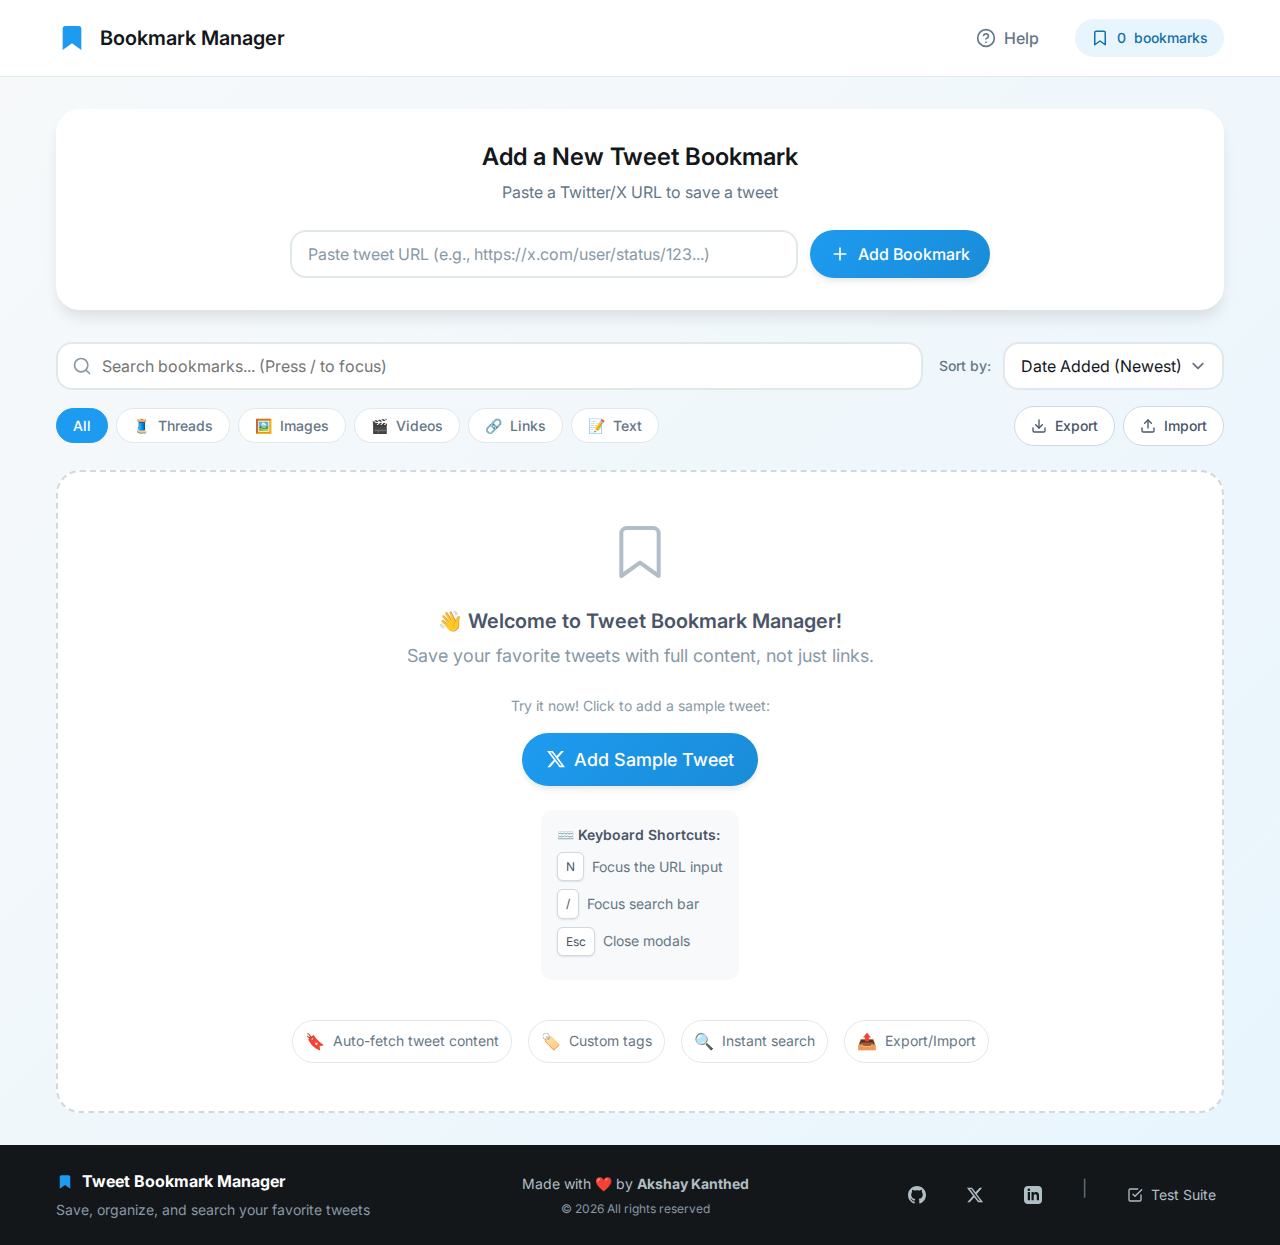
<file: index.html>
<!DOCTYPE html>
<html lang="en">

<head>
    <meta charset="UTF-8">
    <meta name="viewport" content="width=device-width, initial-scale=1.0">

    <!-- Primary SEO Meta Tags -->
    <title>Tweet Bookmark Manager - Save, Organize & Search Your Twitter Bookmarks | Free Online Tool</title>
    <meta name="title"
        content="Tweet Bookmark Manager - Save, Organize & Search Your Twitter Bookmarks | Free Online Tool">
    <meta name="description"
        content="The best free Twitter/X bookmark manager. Save tweets with full content, organize with custom tags, filter by type (threads, images, videos), search instantly, and export your collection. No signup required!">
    <meta name="keywords"
        content="twitter bookmark manager, tweet organizer, save tweets, twitter bookmarks, x bookmark manager, tweet saver, bookmark organizer, twitter tools, tweet archive, social media bookmarks, twitter bookmark app, free bookmark manager">
    <meta name="author" content="Akshay Kanthed">
    <meta name="robots" content="index, follow, max-image-preview:large, max-snippet:-1, max-video-preview:-1">
    <meta name="googlebot" content="index, follow">
    <link rel="canonical" href="https://tweet-bookmark-manager.vercel.app/">

    <!-- Open Graph / Facebook -->
    <meta property="og:type" content="website">
    <meta property="og:url" content="https://tweet-bookmark-manager.vercel.app/">
    <meta property="og:title" content="Tweet Bookmark Manager - Save & Organize Your Twitter Bookmarks">
    <meta property="og:description"
        content="The best free Twitter/X bookmark manager. Save tweets with full content, organize with custom tags, filter by type, and search instantly. No signup required!">
    <meta property="og:image" content="https://tweet-bookmark-manager.vercel.app/og-image.png">
    <meta property="og:image:width" content="1200">
    <meta property="og:image:height" content="630">
    <meta property="og:site_name" content="Tweet Bookmark Manager">
    <meta property="og:locale" content="en_US">

    <!-- Twitter Card -->
    <meta name="twitter:card" content="summary_large_image">
    <meta name="twitter:url" content="https://tweet-bookmark-manager.vercel.app/">
    <meta name="twitter:title" content="Tweet Bookmark Manager - Save & Organize Your Twitter Bookmarks">
    <meta name="twitter:description"
        content="The best free Twitter/X bookmark manager. Save tweets with full content, organize with tags, filter by type, and search instantly!">
    <meta name="twitter:image" content="https://tweet-bookmark-manager.vercel.app/og-image.png">
    <meta name="twitter:creator" content="@akshaykanthed">

    <!-- Additional SEO -->
    <meta name="theme-color" content="#1D9BF0">
    <meta name="apple-mobile-web-app-capable" content="yes">
    <meta name="apple-mobile-web-app-status-bar-style" content="default">
    <meta name="apple-mobile-web-app-title" content="Tweet Bookmarks">
    <meta name="application-name" content="Tweet Bookmark Manager">
    <meta name="msapplication-TileColor" content="#1D9BF0">

    <!-- Favicon -->
    <link rel="icon" type="image/svg+xml"
        href="data:image/svg+xml,<svg xmlns='http://www.w3.org/2000/svg' viewBox='0 0 24 24' fill='%231D9BF0'><path d='M19 21l-7-5-7 5V5a2 2 0 0 1 2-2h10a2 2 0 0 1 2 2z'/></svg>">
    <link rel="apple-touch-icon"
        href="data:image/svg+xml,<svg xmlns='http://www.w3.org/2000/svg' viewBox='0 0 24 24' fill='%231D9BF0'><path d='M19 21l-7-5-7 5V5a2 2 0 0 1 2-2h10a2 2 0 0 1 2 2z'/></svg>">

    <!-- Preconnect for Performance -->
    <link rel="preconnect" href="https://fonts.googleapis.com">
    <link rel="preconnect" href="https://fonts.gstatic.com" crossorigin>
    <link rel="dns-prefetch" href="https://publish.twitter.com">

    <!-- Fonts -->
    <link href="https://fonts.googleapis.com/css2?family=Inter:wght@300;400;500;600;700&display=swap" rel="stylesheet">

    <!-- Stylesheets -->
    <link rel="stylesheet" href="styles.css">

    <!-- Web App Manifest -->
    <link rel="manifest" href="manifest.json">

    <!-- Structured Data (JSON-LD) -->
    <script type="application/ld+json">
    {
        "@context": "https://schema.org",
        "@type": "WebApplication",
        "name": "Tweet Bookmark Manager",
        "alternateName": ["Twitter Bookmark Manager", "X Bookmark Manager", "Tweet Saver"],
        "description": "The best free Twitter/X bookmark manager. Save tweets with full content, organize with custom tags, filter by type (threads, images, videos), search instantly, and export your collection.",
        "url": "https://tweet-bookmark-manager.vercel.app/",
        "applicationCategory": "ProductivityApplication",
        "operatingSystem": "Any",
        "browserRequirements": "Requires JavaScript. Requires HTML5.",
        "offers": {
            "@type": "Offer",
            "price": "0",
            "priceCurrency": "USD"
        },
        "featureList": [
            "Save tweets with full content",
            "Auto-fetch tweet data from Twitter/X",
            "Organize with custom tags",
            "Filter by content type (threads, images, videos, links)",
            "Full-text search",
            "Export and import bookmarks",
            "Works offline with localStorage",
            "No signup required",
            "Beautiful dark mode interface"
        ],
        "screenshot": "https://tweet-bookmark-manager.vercel.app/og-image.png",
        "author": {
            "@type": "Person",
            "name": "Akshay Kanthed"
        },
        "datePublished": "2026-02-04",
        "softwareVersion": "1.0.0"
    }
    </script>

    <!-- FAQ Structured Data for Rich Results -->
    <script type="application/ld+json">
    {
        "@context": "https://schema.org",
        "@type": "FAQPage",
        "mainEntity": [
            {
                "@type": "Question",
                "name": "How do I save a tweet bookmark?",
                "acceptedAnswer": {
                    "@type": "Answer",
                    "text": "Simply paste any Twitter/X URL (e.g., https://x.com/user/status/123...) into the input field and click 'Add Bookmark'. The app will automatically fetch the tweet content, author, and metadata."
                }
            },
            {
                "@type": "Question",
                "name": "Is this bookmark manager free?",
                "acceptedAnswer": {
                    "@type": "Answer",
                    "text": "Yes! Tweet Bookmark Manager is completely free to use. No signup, no subscription, no hidden costs. Your data is stored locally in your browser."
                }
            },
            {
                "@type": "Question",
                "name": "Where is my bookmark data stored?",
                "acceptedAnswer": {
                    "@type": "Answer",
                    "text": "All bookmarks are stored in your browser's localStorage. This means your data stays on your device and is never sent to any server. You can export your bookmarks as a JSON file for backup."
                }
            }
        ]
    }
    </script>
</head>

<body>
    <!-- Toast Container -->
    <div id="toast-container" class="toast-container"></div>

    <!-- Fetching Tweet Loading Overlay -->
    <div id="fetch-loading-overlay" class="fetch-loading-overlay hidden">
        <div class="fetch-loading-content">
            <div class="fetch-loading-animation">
                <div class="fetch-spinner">
                    <svg xmlns="http://www.w3.org/2000/svg" width="64" height="64" viewBox="0 0 24 24"
                        fill="currentColor" class="fetch-twitter-icon">
                        <path
                            d="M18.244 2.25h3.308l-7.227 8.26 8.502 11.24H16.17l-5.214-6.817L4.99 21.75H1.68l7.73-8.835L1.254 2.25H8.08l4.713 6.231zm-1.161 17.52h1.833L7.084 4.126H5.117z" />
                    </svg>
                </div>
                <div class="fetch-pulse-ring"></div>
                <div class="fetch-pulse-ring fetch-pulse-ring-2"></div>
            </div>
            <h3 class="fetch-loading-title">Fetching Tweet...</h3>
            <p class="fetch-loading-quote" id="loading-quote">"Knowledge is power."</p>
            <p class="fetch-loading-author" id="loading-author">— Francis Bacon</p>
            <div class="fetch-progress-bar">
                <div class="fetch-progress-fill" id="fetch-progress"></div>
            </div>
            <p class="fetch-loading-tip">Connecting to Twitter...</p>
        </div>
    </div>

    <!-- Delete Confirmation Modal -->
    <div id="delete-modal" class="modal hidden">
        <div class="modal-backdrop"></div>
        <div class="modal-content">
            <div class="modal-icon">
                <svg xmlns="http://www.w3.org/2000/svg" width="32" height="32" viewBox="0 0 24 24" fill="none"
                    stroke="currentColor" stroke-width="2" stroke-linecap="round" stroke-linejoin="round">
                    <path d="M3 6h18"></path>
                    <path d="M19 6v14c0 1-1 2-2 2H7c-1 0-2-1-2-2V6"></path>
                    <path d="M8 6V4c0-1 1-2 2-2h4c1 0 2 1 2 2v2"></path>
                </svg>
            </div>
            <h3>Delete Bookmark?</h3>
            <p id="delete-modal-message">This action cannot be undone.</p>
            <div class="modal-actions">
                <button id="cancel-delete-btn" class="btn btn-secondary">Cancel</button>
                <button id="confirm-delete-btn" class="btn btn-danger">Delete</button>
            </div>
        </div>
    </div>

    <!-- Tweet Content Modal (for capturing tweet text) -->
    <div id="tweet-modal" class="modal hidden">
        <div class="modal-backdrop"></div>
        <div class="modal-content modal-lg">
            <button id="close-tweet-modal-btn" class="modal-close-btn">
                <svg xmlns="http://www.w3.org/2000/svg" width="24" height="24" viewBox="0 0 24 24" fill="none"
                    stroke="currentColor" stroke-width="2" stroke-linecap="round" stroke-linejoin="round">
                    <line x1="18" y1="6" x2="6" y2="18"></line>
                    <line x1="6" y1="6" x2="18" y2="18"></line>
                </svg>
            </button>
            <div class="tweet-modal-header">
                <svg xmlns="http://www.w3.org/2000/svg" width="32" height="32" viewBox="0 0 24 24" fill="currentColor"
                    class="twitter-icon">
                    <path
                        d="M18.244 2.25h3.308l-7.227 8.26 8.502 11.24H16.17l-5.214-6.817L4.99 21.75H1.68l7.73-8.835L1.254 2.25H8.08l4.713 6.231zm-1.161 17.52h1.833L7.084 4.126H5.117z" />
                </svg>
                <h2>Add Tweet Bookmark</h2>
            </div>

            <div class="tweet-preview-card" id="tweet-preview">
                <div class="tweet-preview-header">
                    <div class="tweet-avatar" id="preview-avatar">
                        <span id="preview-initial">?</span>
                    </div>
                    <div class="tweet-author-info">
                        <span class="tweet-display-name" id="preview-name">Loading...</span>
                        <span class="tweet-username" id="preview-username">@username</span>
                    </div>
                </div>
                <div class="tweet-preview-content" id="preview-content">
                    Tweet content will appear here...
                </div>
            </div>

            <form id="tweet-form" class="tweet-form">
                <div class="form-group">
                    <label for="tweet-text-input">Tweet Content <span class="required">*</span></label>
                    <textarea id="tweet-text-input" class="form-textarea" rows="4"
                        placeholder="Paste the tweet text here...&#10;&#10;Tip: Copy the tweet text from Twitter/X and paste it here"></textarea>
                    <p class="form-hint">Copy the tweet text directly from Twitter/X</p>
                </div>

                <div class="form-row">
                    <div class="form-group">
                        <label for="tweet-author-input">Display Name</label>
                        <input type="text" id="tweet-author-input" class="form-input" placeholder="e.g., Elon Musk">
                    </div>
                    <div class="form-group">
                        <label for="tweet-date-input">Tweet Date</label>
                        <input type="date" id="tweet-date-input" class="form-input">
                    </div>
                </div>

                <div class="form-group">
                    <label for="tweet-type-input">Content Type</label>
                    <select id="tweet-type-input" class="form-select">
                        <option value="auto">Auto-detect</option>
                        <option value="text">Text</option>
                        <option value="thread">Thread 🧵</option>
                        <option value="image">Image 🖼️</option>
                        <option value="video">Video 🎬</option>
                        <option value="link">Link 🔗</option>
                    </select>
                </div>

                <input type="hidden" id="tweet-url-input">
                <input type="hidden" id="tweet-username-input">

                <div class="modal-actions">
                    <button type="button" id="cancel-tweet-btn" class="btn btn-secondary">Cancel</button>
                    <button type="submit" class="btn btn-primary">
                        <svg xmlns="http://www.w3.org/2000/svg" width="20" height="20" viewBox="0 0 24 24" fill="none"
                            stroke="currentColor" stroke-width="2" stroke-linecap="round" stroke-linejoin="round">
                            <path d="M19 21l-7-5-7 5V5a2 2 0 0 1 2-2h10a2 2 0 0 1 2 2z"></path>
                        </svg>
                        Save Bookmark
                    </button>
                </div>
            </form>
        </div>
    </div>

    <!-- Help Modal -->
    <div id="help-modal" class="modal hidden">
        <div class="modal-backdrop"></div>
        <div class="modal-content modal-lg">
            <button id="close-help-btn" class="modal-close-btn">
                <svg xmlns="http://www.w3.org/2000/svg" width="24" height="24" viewBox="0 0 24 24" fill="none"
                    stroke="currentColor" stroke-width="2" stroke-linecap="round" stroke-linejoin="round">
                    <line x1="18" y1="6" x2="6" y2="18"></line>
                    <line x1="6" y1="6" x2="18" y2="18"></line>
                </svg>
            </button>
            <h2>📚 How to Use Bookmark Manager</h2>

            <div class="help-section">
                <h4>Adding Tweet Bookmarks</h4>
                <p>1. Paste a Twitter/X URL in the input field</p>
                <p>2. A modal will open asking for the tweet content</p>
                <p>3. Copy the tweet text from Twitter and paste it</p>
                <p>4. Optionally set the author name and date</p>
                <p><strong>Supported URL formats:</strong></p>
                <ul>
                    <li><code>https://twitter.com/username/status/123...</code></li>
                    <li><code>https://x.com/username/status/123...</code></li>
                </ul>
            </div>

            <div class="help-section">
                <h4>Content Types</h4>
                <p>Bookmarks are automatically tagged based on detected content:</p>
                <ul>
                    <li><span class="tag tag-thread">Thread</span> - Multi-tweet threads (contains 🧵 or "1/")</li>
                    <li><span class="tag tag-image">Image</span> - URLs with /photo/</li>
                    <li><span class="tag tag-video">Video</span> - URLs with /video/</li>
                    <li><span class="tag tag-link">Link</span> - Content with external links</li>
                    <li><span class="tag tag-text">Text</span> - Plain text content</li>
                </ul>
            </div>

            <div class="help-section">
                <h4>Keyboard Shortcuts</h4>
                <ul>
                    <li><kbd>/</kbd> - Focus the search bar</li>
                    <li><kbd>Esc</kbd> - Clear search and close modals</li>
                    <li><kbd>N</kbd> - Add new bookmark (focus input)</li>
                </ul>
            </div>

            <div class="help-section">
                <h4>Import & Export</h4>
                <p>Use the <strong>Export</strong> button to download all bookmarks as a JSON file. You can later
                    <strong>Import</strong> this file to restore your bookmarks on any device.
                </p>
            </div>
        </div>
    </div>

    <!-- Header -->
    <header class="header">
        <div class="container">
            <div class="header-content">
                <div class="logo">
                    <svg xmlns="http://www.w3.org/2000/svg" width="32" height="32" viewBox="0 0 24 24"
                        fill="currentColor">
                        <path d="M19 21l-7-5-7 5V5a2 2 0 0 1 2-2h10a2 2 0 0 1 2 2z"></path>
                    </svg>
                    <h1>Bookmark Manager</h1>
                </div>
                <div class="header-actions">
                    <button id="help-btn" class="btn btn-ghost" title="Help">
                        <svg xmlns="http://www.w3.org/2000/svg" width="20" height="20" viewBox="0 0 24 24" fill="none"
                            stroke="currentColor" stroke-width="2" stroke-linecap="round" stroke-linejoin="round">
                            <circle cx="12" cy="12" r="10"></circle>
                            <path d="M9.09 9a3 3 0 0 1 5.83 1c0 2-3 3-3 3"></path>
                            <line x1="12" y1="17" x2="12.01" y2="17"></line>
                        </svg>
                        <span>Help</span>
                    </button>
                    <div class="bookmark-counter">
                        <svg xmlns="http://www.w3.org/2000/svg" width="18" height="18" viewBox="0 0 24 24" fill="none"
                            stroke="currentColor" stroke-width="2" stroke-linecap="round" stroke-linejoin="round">
                            <path d="M19 21l-7-5-7 5V5a2 2 0 0 1 2-2h10a2 2 0 0 1 2 2z"></path>
                        </svg>
                        <span id="bookmark-count">0</span> bookmarks
                    </div>
                </div>
            </div>
        </div>
    </header>

    <!-- Main Content -->
    <main class="main">
        <div class="container">
            <!-- Add Bookmark Section -->
            <section class="add-section">
                <div class="add-card">
                    <h2>Add a New Tweet Bookmark</h2>
                    <p class="add-subtitle">Paste a Twitter/X URL to save a tweet</p>
                    <form id="add-bookmark-form" class="add-form">
                        <div class="input-group">
                            <input type="text" id="bookmark-input" class="form-input"
                                placeholder="Paste tweet URL (e.g., https://x.com/user/status/123...)"
                                autocomplete="off">
                            <button type="submit" class="btn btn-primary" id="add-bookmark-btn">
                                <svg xmlns="http://www.w3.org/2000/svg" width="20" height="20" viewBox="0 0 24 24"
                                    fill="none" stroke="currentColor" stroke-width="2" stroke-linecap="round"
                                    stroke-linejoin="round">
                                    <line x1="12" y1="5" x2="12" y2="19"></line>
                                    <line x1="5" y1="12" x2="19" y2="12"></line>
                                </svg>
                                <span>Add Bookmark</span>
                            </button>
                        </div>
                    </form>
                </div>
            </section>

            <!-- Controls Section -->
            <section class="controls-section">
                <div class="controls-row">
                    <div class="search-wrapper">
                        <svg class="search-icon" xmlns="http://www.w3.org/2000/svg" width="20" height="20"
                            viewBox="0 0 24 24" fill="none" stroke="currentColor" stroke-width="2"
                            stroke-linecap="round" stroke-linejoin="round">
                            <circle cx="11" cy="11" r="8"></circle>
                            <line x1="21" y1="21" x2="16.65" y2="16.65"></line>
                        </svg>
                        <input type="text" id="search-input" class="search-input"
                            placeholder="Search bookmarks... (Press / to focus)">
                        <button id="clear-search-btn" class="clear-search-btn hidden">
                            <svg xmlns="http://www.w3.org/2000/svg" width="18" height="18" viewBox="0 0 24 24"
                                fill="none" stroke="currentColor" stroke-width="2" stroke-linecap="round"
                                stroke-linejoin="round">
                                <line x1="18" y1="6" x2="6" y2="18"></line>
                                <line x1="6" y1="6" x2="18" y2="18"></line>
                            </svg>
                        </button>
                    </div>
                    <div class="sort-wrapper">
                        <label for="sort-select">Sort by:</label>
                        <select id="sort-select" class="form-select">
                            <option value="newest">Date Added (Newest)</option>
                            <option value="oldest">Date Added (Oldest)</option>
                            <option value="az">Alphabetical (A-Z)</option>
                            <option value="za">Alphabetical (Z-A)</option>
                        </select>
                    </div>
                </div>

                <div class="filter-row">
                    <div class="filter-buttons">
                        <button class="filter-btn active" data-filter="all">All</button>
                        <button class="filter-btn" data-filter="thread"><span class="filter-icon">🧵</span>
                            Threads</button>
                        <button class="filter-btn" data-filter="image"><span class="filter-icon">🖼️</span>
                            Images</button>
                        <button class="filter-btn" data-filter="video"><span class="filter-icon">🎬</span>
                            Videos</button>
                        <button class="filter-btn" data-filter="link"><span class="filter-icon">🔗</span> Links</button>
                        <button class="filter-btn" data-filter="text"><span class="filter-icon">📝</span> Text</button>
                    </div>
                    <div class="bulk-actions">
                        <button id="export-btn" class="btn btn-secondary btn-sm">
                            <svg xmlns="http://www.w3.org/2000/svg" width="16" height="16" viewBox="0 0 24 24"
                                fill="none" stroke="currentColor" stroke-width="2" stroke-linecap="round"
                                stroke-linejoin="round">
                                <path d="M21 15v4a2 2 0 0 1-2 2H5a2 2 0 0 1-2-2v-4"></path>
                                <polyline points="7 10 12 15 17 10"></polyline>
                                <line x1="12" y1="15" x2="12" y2="3"></line>
                            </svg>
                            Export
                        </button>
                        <label class="btn btn-secondary btn-sm">
                            <svg xmlns="http://www.w3.org/2000/svg" width="16" height="16" viewBox="0 0 24 24"
                                fill="none" stroke="currentColor" stroke-width="2" stroke-linecap="round"
                                stroke-linejoin="round">
                                <path d="M21 15v4a2 2 0 0 1-2 2H5a2 2 0 0 1-2-2v-4"></path>
                                <polyline points="17 8 12 3 7 8"></polyline>
                                <line x1="12" y1="3" x2="12" y2="15"></line>
                            </svg>
                            Import
                            <input type="file" id="import-input" accept=".json" hidden>
                        </label>
                        <button id="bulk-delete-btn" class="btn btn-danger btn-sm hidden">
                            <svg xmlns="http://www.w3.org/2000/svg" width="16" height="16" viewBox="0 0 24 24"
                                fill="none" stroke="currentColor" stroke-width="2" stroke-linecap="round"
                                stroke-linejoin="round">
                                <path d="M3 6h18"></path>
                                <path d="M19 6v14c0 1-1 2-2 2H7c-1 0-2-1-2-2V6"></path>
                            </svg>
                            Delete Selected (<span id="selected-count">0</span>)
                        </button>
                    </div>
                </div>
            </section>

            <!-- Bookmarks Grid -->
            <section class="bookmarks-section">
                <div id="empty-state" class="empty-state hidden">
                    <div class="empty-state-icon">
                        <svg xmlns="http://www.w3.org/2000/svg" width="64" height="64" viewBox="0 0 24 24" fill="none"
                            stroke="currentColor" stroke-width="1.5" stroke-linecap="round" stroke-linejoin="round">
                            <path d="M19 21l-7-5-7 5V5a2 2 0 0 1 2-2h10a2 2 0 0 1 2 2z"></path>
                        </svg>
                    </div>
                    <h3>👋 Welcome to Tweet Bookmark Manager!</h3>
                    <p class="empty-state-subtitle">Save your favorite tweets with full content, not just links.</p>

                    <div class="empty-state-demo">
                        <p class="demo-label">Try it now! Click to add a sample tweet:</p>
                        <button id="try-sample-btn" class="btn btn-primary btn-lg">
                            <svg xmlns="http://www.w3.org/2000/svg" width="20" height="20" viewBox="0 0 24 24"
                                fill="currentColor">
                                <path
                                    d="M18.244 2.25h3.308l-7.227 8.26 8.502 11.24H16.17l-5.214-6.817L4.99 21.75H1.68l7.73-8.835L1.254 2.25H8.08l4.713 6.231zm-1.161 17.52h1.833L7.084 4.126H5.117z" />
                            </svg>
                            Add Sample Tweet
                        </button>
                    </div>

                    <div class="empty-state-tips">
                        <h4>⌨️ Keyboard Shortcuts:</h4>
                        <ul>
                            <li><kbd>N</kbd> Focus the URL input</li>
                            <li><kbd>/</kbd> Focus search bar</li>
                            <li><kbd>Esc</kbd> Close modals</li>
                        </ul>
                    </div>

                    <div class="empty-state-features">
                        <div class="feature-item">
                            <span class="feature-icon">🔖</span>
                            <span>Auto-fetch tweet content</span>
                        </div>
                        <div class="feature-item">
                            <span class="feature-icon">🏷️</span>
                            <span>Custom tags</span>
                        </div>
                        <div class="feature-item">
                            <span class="feature-icon">🔍</span>
                            <span>Instant search</span>
                        </div>
                        <div class="feature-item">
                            <span class="feature-icon">📤</span>
                            <span>Export/Import</span>
                        </div>
                    </div>
                </div>
                <div id="loading-state" class="loading-state hidden">
                    <div class="spinner"></div>
                    <p>Loading bookmarks...</p>
                </div>
                <div id="bookmarks-grid" class="bookmarks-grid"></div>
            </section>
        </div>
    </main>

    <!-- Footer -->
    <footer class="footer">
        <div class="container">
            <div class="footer-content">
                <div class="footer-main">
                    <p class="footer-brand">
                        <svg xmlns="http://www.w3.org/2000/svg" width="18" height="18" viewBox="0 0 24 24"
                            fill="currentColor">
                            <path d="M19 21l-7-5-7 5V5a2 2 0 0 1 2-2h10a2 2 0 0 1 2 2z"></path>
                        </svg>
                        <strong>Tweet Bookmark Manager</strong>
                    </p>
                    <p class="footer-tagline">Save, organize, and search your favorite tweets</p>
                </div>
                <div class="footer-credits">
                    <p>Made with ❤️ by <strong>Akshay Kanthed</strong></p>
                    <p class="footer-year">&copy; 2026 All rights reserved</p>
                </div>
                <div class="footer-links">
                    <a href="https://github.com/akanthed" target="_blank" rel="noopener noreferrer" class="footer-link"
                        title="GitHub">
                        <svg xmlns="http://www.w3.org/2000/svg" width="18" height="18" viewBox="0 0 24 24"
                            fill="currentColor">
                            <path
                                d="M12 0c-6.626 0-12 5.373-12 12 0 5.302 3.438 9.8 8.207 11.387.599.111.793-.261.793-.577v-2.234c-3.338.726-4.033-1.416-4.033-1.416-.546-1.387-1.333-1.756-1.333-1.756-1.089-.745.083-.729.083-.729 1.205.084 1.839 1.237 1.839 1.237 1.07 1.834 2.807 1.304 3.492.997.107-.775.418-1.305.762-1.604-2.665-.305-5.467-1.334-5.467-5.931 0-1.311.469-2.381 1.236-3.221-.124-.303-.535-1.524.117-3.176 0 0 1.008-.322 3.301 1.23.957-.266 1.983-.399 3.003-.404 1.02.005 2.047.138 3.006.404 2.291-1.552 3.297-1.23 3.297-1.23.653 1.653.242 2.874.118 3.176.77.84 1.235 1.911 1.235 3.221 0 4.609-2.807 5.624-5.479 5.921.43.372.823 1.102.823 2.222v3.293c0 .319.192.694.801.576 4.765-1.589 8.199-6.086 8.199-11.386 0-6.627-5.373-12-12-12z" />
                        </svg>
                    </a>
                    <a href="https://x.com/akshaykanthed" target="_blank" rel="noopener noreferrer" class="footer-link"
                        title="Twitter/X">
                        <svg xmlns="http://www.w3.org/2000/svg" width="18" height="18" viewBox="0 0 24 24"
                            fill="currentColor">
                            <path
                                d="M18.244 2.25h3.308l-7.227 8.26 8.502 11.24H16.17l-5.214-6.817L4.99 21.75H1.68l7.73-8.835L1.254 2.25H8.08l4.713 6.231zm-1.161 17.52h1.833L7.084 4.126H5.117z" />
                        </svg>
                    </a>
                    <a href="https://www.linkedin.com/in/akshay-kanthed/" target="_blank" rel="noopener noreferrer"
                        class="footer-link" title="LinkedIn">
                        <svg xmlns="http://www.w3.org/2000/svg" width="18" height="18" viewBox="0 0 24 24"
                            fill="currentColor">
                            <path
                                d="M19 0h-14c-2.761 0-5 2.239-5 5v14c0 2.761 2.239 5 5 5h14c2.762 0 5-2.239 5-5v-14c0-2.761-2.238-5-5-5zm-11 19h-3v-11h3v11zm-1.5-12.268c-.966 0-1.75-.79-1.75-1.764s.784-1.764 1.75-1.764 1.75.79 1.75 1.764-.783 1.764-1.75 1.764zm13.5 12.268h-3v-5.604c0-3.368-4-3.113-4 0v5.604h-3v-11h3v1.765c1.396-2.586 7-2.777 7 2.476v6.759z" />
                        </svg>
                    </a>
                    <span class="footer-divider">|</span>
                    <a href="test-suite.html" class="footer-link footer-link-text">
                        <svg xmlns="http://www.w3.org/2000/svg" width="16" height="16" viewBox="0 0 24 24" fill="none"
                            stroke="currentColor" stroke-width="2" stroke-linecap="round" stroke-linejoin="round">
                            <polyline points="9 11 12 14 22 4"></polyline>
                            <path d="M21 12v7a2 2 0 0 1-2 2H5a2 2 0 0 1-2-2V5a2 2 0 0 1 2-2h11"></path>
                        </svg>
                        Test Suite
                    </a>
                </div>
            </div>
        </div>
    </footer>

    <script src="app.js"></script>
</body>

</html>
</file>
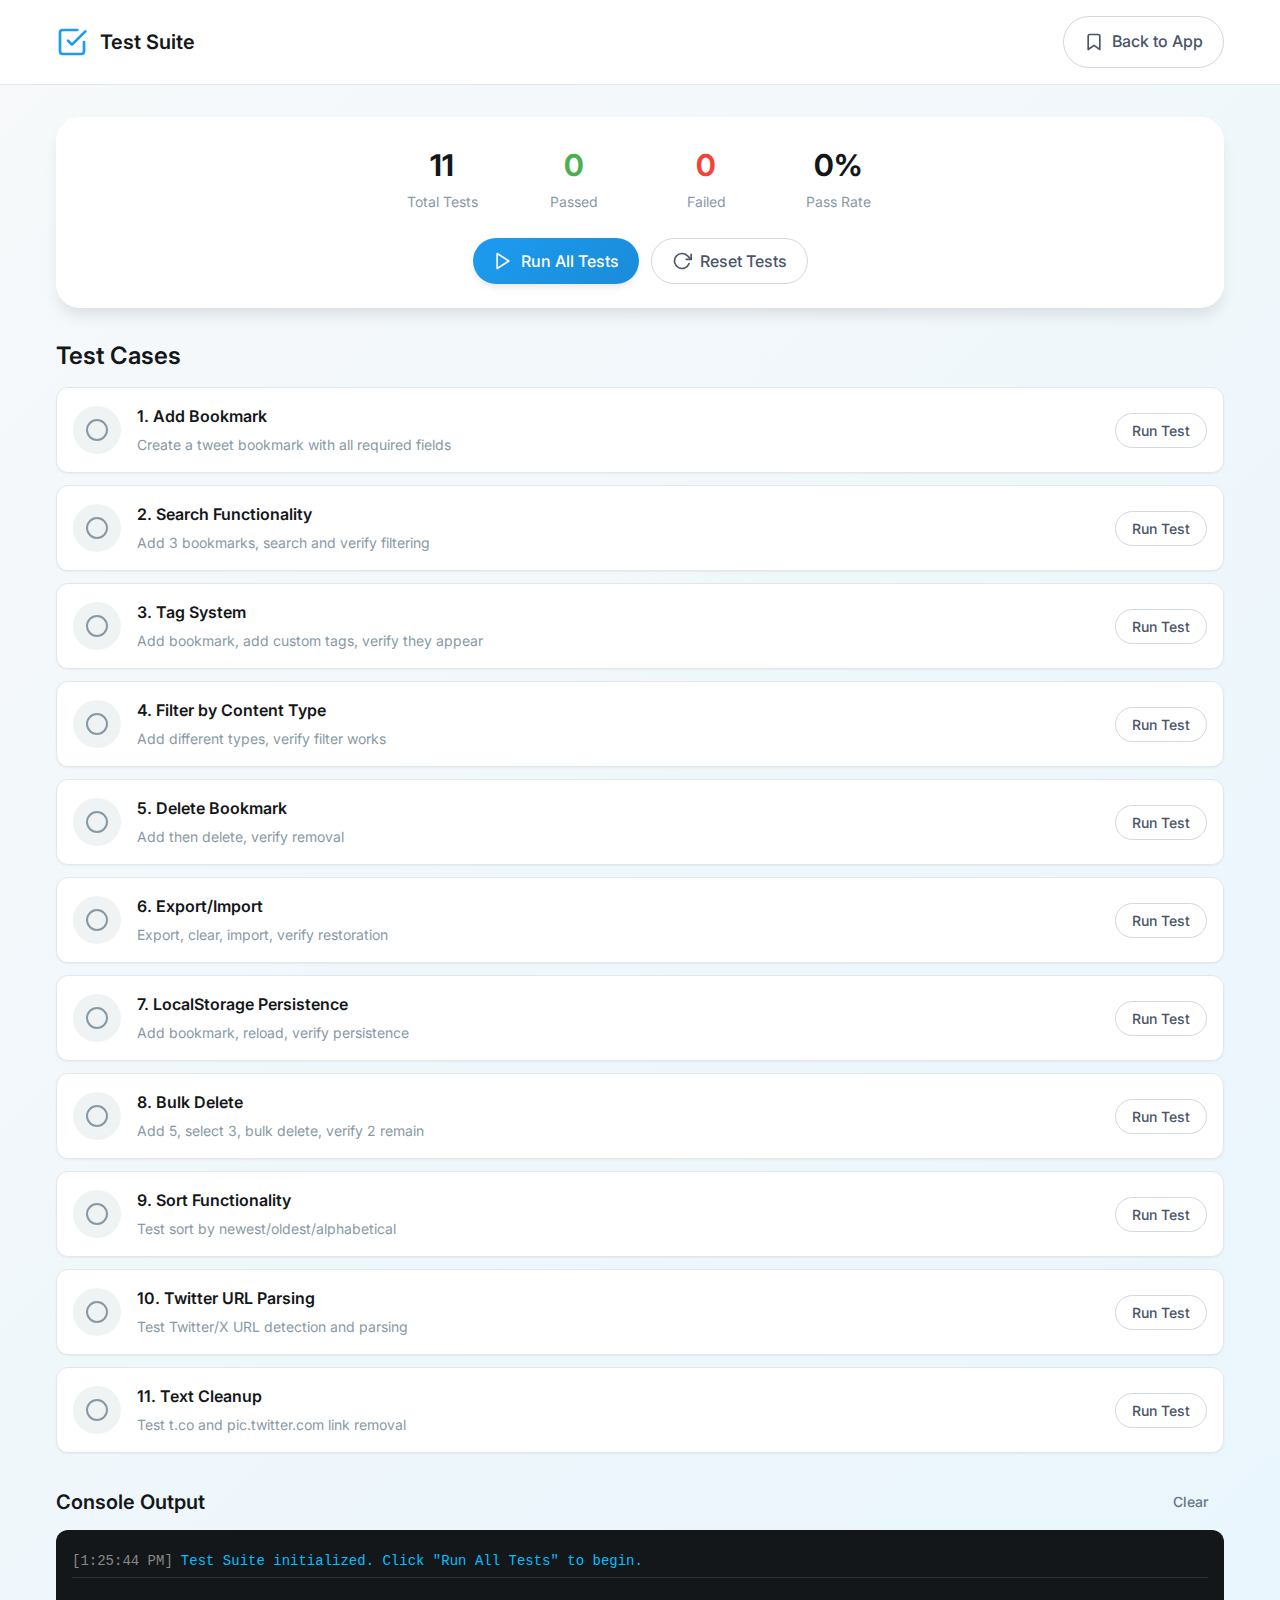
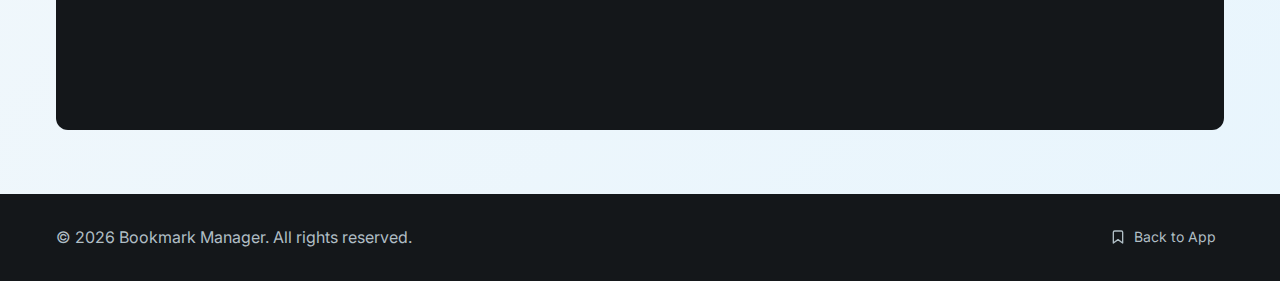
<file: test-suite.html>
<!DOCTYPE html>
<html lang="en">

<head>
    <meta charset="UTF-8">
    <meta name="viewport" content="width=device-width, initial-scale=1.0">
    <meta name="description" content="Test Suite for Bookmark Manager Application">
    <title>Test Suite - Bookmark Manager</title>
    <link rel="preconnect" href="https://fonts.googleapis.com">
    <link rel="preconnect" href="https://fonts.gstatic.com" crossorigin>
    <link href="https://fonts.googleapis.com/css2?family=Inter:wght@300;400;500;600;700&display=swap" rel="stylesheet">
    <link rel="stylesheet" href="styles.css">
    <link rel="stylesheet" href="test-styles.css">
</head>

<body>
    <!-- Toast Container -->
    <div id="toast-container" class="toast-container"></div>

    <!-- Header -->
    <header class="header">
        <div class="container">
            <div class="header-content">
                <div class="logo">
                    <svg xmlns="http://www.w3.org/2000/svg" width="32" height="32" viewBox="0 0 24 24" fill="none"
                        stroke="currentColor" stroke-width="2" stroke-linecap="round" stroke-linejoin="round">
                        <polyline points="9 11 12 14 22 4"></polyline>
                        <path d="M21 12v7a2 2 0 0 1-2 2H5a2 2 0 0 1-2-2V5a2 2 0 0 1 2-2h11"></path>
                    </svg>
                    <h1>Test Suite</h1>
                </div>
                <div class="header-actions">
                    <a href="index.html" class="btn btn-secondary">
                        <svg xmlns="http://www.w3.org/2000/svg" width="20" height="20" viewBox="0 0 24 24" fill="none"
                            stroke="currentColor" stroke-width="2" stroke-linecap="round" stroke-linejoin="round">
                            <path d="M19 21l-7-5-7 5V5a2 2 0 0 1 2-2h10a2 2 0 0 1 2 2z"></path>
                        </svg>
                        <span>Back to App</span>
                    </a>
                </div>
            </div>
        </div>
    </header>

    <!-- Main Content -->
    <main class="main">
        <div class="container">
            <!-- Test Summary -->
            <section class="test-summary">
                <div class="summary-card">
                    <div class="summary-stats">
                        <div class="stat">
                            <span class="stat-value" id="total-tests">10</span>
                            <span class="stat-label">Total Tests</span>
                        </div>
                        <div class="stat stat-pass">
                            <span class="stat-value" id="passed-tests">0</span>
                            <span class="stat-label">Passed</span>
                        </div>
                        <div class="stat stat-fail">
                            <span class="stat-value" id="failed-tests">0</span>
                            <span class="stat-label">Failed</span>
                        </div>
                        <div class="stat">
                            <span class="stat-value" id="pass-rate">0%</span>
                            <span class="stat-label">Pass Rate</span>
                        </div>
                    </div>
                    <div class="summary-actions">
                        <button id="run-all-btn" class="btn btn-primary">
                            <svg xmlns="http://www.w3.org/2000/svg" width="20" height="20" viewBox="0 0 24 24"
                                fill="none" stroke="currentColor" stroke-width="2" stroke-linecap="round"
                                stroke-linejoin="round">
                                <polygon points="5 3 19 12 5 21 5 3"></polygon>
                            </svg>
                            Run All Tests
                        </button>
                        <button id="reset-btn" class="btn btn-secondary">
                            <svg xmlns="http://www.w3.org/2000/svg" width="20" height="20" viewBox="0 0 24 24"
                                fill="none" stroke="currentColor" stroke-width="2" stroke-linecap="round"
                                stroke-linejoin="round">
                                <polyline points="23 4 23 10 17 10"></polyline>
                                <path d="M20.49 15a9 9 0 1 1-2.12-9.36L23 10"></path>
                            </svg>
                            Reset Tests
                        </button>
                    </div>
                </div>
            </section>

            <!-- Test Cases -->
            <section class="test-cases">
                <h2>Test Cases</h2>
                <div id="test-list" class="test-list"></div>
            </section>

            <!-- Console Output -->
            <section class="console-section">
                <div class="console-header">
                    <h3>Console Output</h3>
                    <button id="clear-console-btn" class="btn btn-ghost btn-sm">Clear</button>
                </div>
                <div id="console-output" class="console-output"></div>
            </section>

            <!-- Hidden Test Area - This contains a mini version of the app for testing -->
            <div id="test-app-container" style="display: none;">
                <div id="test-bookmarks-grid"></div>
                <div id="test-empty-state" class="empty-state hidden">
                    <h3>No Bookmarks Yet</h3>
                </div>
            </div>
        </div>
    </main>

    <!-- Footer -->
    <footer class="footer">
        <div class="container">
            <div class="footer-content">
                <p>&copy; 2026 Bookmark Manager. All rights reserved.</p>
                <div class="footer-links">
                    <a href="index.html" class="footer-link">
                        <svg xmlns="http://www.w3.org/2000/svg" width="16" height="16" viewBox="0 0 24 24" fill="none"
                            stroke="currentColor" stroke-width="2" stroke-linecap="round" stroke-linejoin="round">
                            <path d="M19 21l-7-5-7 5V5a2 2 0 0 1 2-2h10a2 2 0 0 1 2 2z"></path>
                        </svg>
                        Back to App
                    </a>
                </div>
            </div>
        </div>
    </footer>

    <script src="test-runner.js"></script>
</body>

</html>
</file>
<file: styles.css>
/* ================================
   CSS Variables & Design Tokens
   ================================ */
:root {
    --primary-50: #E8F5FD;
    --primary-100: #D1EBFB;
    --primary-500: #1D9BF0;
    --primary-600: #1A8CD8;
    --primary-700: #1470A9;
    --gray-50: #F7F9FA;
    --gray-100: #EFF3F4;
    --gray-200: #E1E8EA;
    --gray-300: #CFD9DE;
    --gray-400: #B0BEC5;
    --gray-500: #8899A6;
    --gray-600: #657786;
    --gray-700: #4A5568;
    --gray-800: #2D3748;
    --gray-900: #14171A;
    --success-50: #E8F5E9;
    --success-500: #4CAF50;
    --error-50: #FFEBEE;
    --error-500: #F44336;
    --error-600: #E53935;
    --warning-500: #FFC107;
    --info-500: #2196F3;
    --bg-primary: #FFFFFF;
    --bg-secondary: #F7F9FA;
    --font-family: 'Inter', -apple-system, BlinkMacSystemFont, 'Segoe UI', Roboto, sans-serif;
    --font-size-xs: 0.75rem;
    --font-size-sm: 0.875rem;
    --font-size-base: 1rem;
    --font-size-lg: 1.125rem;
    --font-size-xl: 1.25rem;
    --font-size-2xl: 1.5rem;
    --font-size-3xl: 1.875rem;
    --space-1: 0.25rem;
    --space-2: 0.5rem;
    --space-3: 0.75rem;
    --space-4: 1rem;
    --space-5: 1.25rem;
    --space-6: 1.5rem;
    --space-8: 2rem;
    --space-12: 3rem;
    --radius-sm: 0.375rem;
    --radius-md: 0.5rem;
    --radius-lg: 0.75rem;
    --radius-xl: 1rem;
    --radius-2xl: 1.5rem;
    --radius-full: 9999px;
    --shadow-sm: 0 1px 2px 0 rgba(0, 0, 0, 0.05);
    --shadow-md: 0 4px 6px -1px rgba(0, 0, 0, 0.1);
    --shadow-lg: 0 10px 15px -3px rgba(0, 0, 0, 0.1);
    --shadow-xl: 0 20px 25px -5px rgba(0, 0, 0, 0.1);
    --transition-fast: 150ms ease;
    --transition-base: 200ms ease;
    --container-max-width: 1200px;
}

*,
*::before,
*::after {
    box-sizing: border-box;
    margin: 0;
    padding: 0;
}

html {
    scroll-behavior: smooth;
}

body {
    font-family: var(--font-family);
    font-size: var(--font-size-base);
    line-height: 1.6;
    color: var(--gray-900);
    background: linear-gradient(135deg, var(--bg-secondary) 0%, var(--primary-50) 100%);
    min-height: 100vh;
    display: flex;
    flex-direction: column;
}

a {
    color: var(--primary-500);
    text-decoration: none;
}

a:hover {
    color: var(--primary-600);
}

code {
    background: var(--gray-100);
    padding: 0.125rem 0.375rem;
    border-radius: var(--radius-sm);
    font-size: var(--font-size-sm);
}

kbd {
    display: inline-block;
    padding: 0.125rem 0.5rem;
    font-size: var(--font-size-sm);
    background: var(--gray-100);
    border: 1px solid var(--gray-300);
    border-radius: var(--radius-sm);
}

.container {
    max-width: var(--container-max-width);
    margin: 0 auto;
    padding: 0 var(--space-4);
}

h1,
h2,
h3,
h4 {
    line-height: 1.3;
    font-weight: 600;
    color: var(--gray-900);
}

h1 {
    font-size: var(--font-size-3xl);
}

h2 {
    font-size: var(--font-size-2xl);
}

h3 {
    font-size: var(--font-size-xl);
}

h4 {
    font-size: var(--font-size-lg);
}

/* ================================
   Buttons
   ================================ */
.btn {
    display: inline-flex;
    align-items: center;
    justify-content: center;
    gap: var(--space-2);
    padding: var(--space-3) var(--space-5);
    font-size: var(--font-size-base);
    font-weight: 500;
    font-family: var(--font-family);
    border-radius: var(--radius-full);
    border: none;
    cursor: pointer;
    transition: all var(--transition-fast);
    white-space: nowrap;
}

.btn:disabled {
    opacity: 0.6;
    cursor: not-allowed;
}

.btn-primary {
    background: linear-gradient(135deg, var(--primary-500), var(--primary-600));
    color: white;
    box-shadow: var(--shadow-md);
}

.btn-primary:hover:not(:disabled) {
    background: linear-gradient(135deg, var(--primary-600), var(--primary-700));
    transform: translateY(-1px);
}

.btn-secondary {
    background: var(--bg-primary);
    color: var(--gray-700);
    border: 1px solid var(--gray-300);
}

.btn-secondary:hover:not(:disabled) {
    background: var(--gray-100);
}

.btn-danger {
    background: linear-gradient(135deg, var(--error-500), var(--error-600));
    color: white;
}

.btn-danger:hover:not(:disabled) {
    transform: translateY(-1px);
}

.btn-ghost {
    background: transparent;
    color: var(--gray-600);
}

.btn-ghost:hover:not(:disabled) {
    background: var(--gray-100);
}

.btn-sm {
    padding: var(--space-2) var(--space-4);
    font-size: var(--font-size-sm);
}

.btn-link {
    background: transparent;
    color: var(--primary-500);
    padding: var(--space-1) var(--space-2);
}

.btn-link:hover {
    color: var(--primary-600);
    text-decoration: underline;
}

/* ================================
   Form Elements
   ================================ */
.form-input,
.form-select,
.form-textarea {
    width: 100%;
    padding: var(--space-3) var(--space-4);
    font-size: var(--font-size-base);
    font-family: var(--font-family);
    color: var(--gray-900);
    background: var(--bg-primary);
    border: 2px solid var(--gray-200);
    border-radius: var(--radius-xl);
    transition: all var(--transition-fast);
}

.form-input:focus,
.form-select:focus,
.form-textarea:focus {
    outline: none;
    border-color: var(--primary-500);
    box-shadow: 0 0 0 4px rgba(29, 155, 240, 0.15);
}

.form-input::placeholder,
.form-textarea::placeholder {
    color: var(--gray-500);
}

.form-select {
    cursor: pointer;
    appearance: none;
    background-image: url("data:image/svg+xml,%3csvg xmlns='http://www.w3.org/2000/svg' fill='none' viewBox='0 0 20 20'%3e%3cpath stroke='%236b7280' stroke-linecap='round' stroke-linejoin='round' stroke-width='1.5' d='M6 8l4 4 4-4'/%3e%3c/svg%3e");
    background-position: right 0.75rem center;
    background-repeat: no-repeat;
    background-size: 1.5em;
    padding-right: 2.5rem;
}

.form-textarea {
    resize: vertical;
    min-height: 100px;
    border-radius: var(--radius-lg);
}

.form-group {
    margin-bottom: var(--space-4);
}

.form-group label {
    display: block;
    margin-bottom: var(--space-2);
    font-weight: 500;
    color: var(--gray-700);
}

.form-group .required {
    color: var(--error-500);
}

.form-hint {
    font-size: var(--font-size-sm);
    color: var(--gray-500);
    margin-top: var(--space-1);
}

.form-row {
    display: grid;
    grid-template-columns: repeat(2, 1fr);
    gap: var(--space-4);
}

/* ================================
   Header
   ================================ */
.header {
    background: var(--bg-primary);
    border-bottom: 1px solid var(--gray-200);
    position: sticky;
    top: 0;
    z-index: 100;
    backdrop-filter: blur(10px);
}

.header-content {
    display: flex;
    align-items: center;
    justify-content: space-between;
    padding: var(--space-4) 0;
    gap: var(--space-4);
}

.logo {
    display: flex;
    align-items: center;
    gap: var(--space-3);
    color: var(--primary-500);
}

.logo h1 {
    font-size: var(--font-size-xl);
    color: var(--gray-900);
}

.header-actions {
    display: flex;
    align-items: center;
    gap: var(--space-4);
}

.bookmark-counter {
    display: flex;
    align-items: center;
    gap: var(--space-2);
    padding: var(--space-2) var(--space-4);
    background: var(--primary-50);
    color: var(--primary-700);
    border-radius: var(--radius-full);
    font-size: var(--font-size-sm);
    font-weight: 500;
}

/* ================================
   Main & Sections
   ================================ */
.main {
    flex: 1;
    padding: var(--space-8) 0;
}

.add-section {
    margin-bottom: var(--space-8);
}

.add-card {
    background: var(--bg-primary);
    border-radius: var(--radius-2xl);
    padding: var(--space-8);
    box-shadow: var(--shadow-lg);
    text-align: center;
}

.add-card h2 {
    margin-bottom: var(--space-2);
}

.add-subtitle {
    color: var(--gray-600);
    margin-bottom: var(--space-6);
}

.add-form {
    max-width: 700px;
    margin: 0 auto;
}

.input-group {
    display: flex;
    gap: var(--space-3);
}

.input-group .form-input {
    flex: 1;
}

.controls-section {
    margin-bottom: var(--space-6);
}

.controls-row {
    display: flex;
    gap: var(--space-4);
    margin-bottom: var(--space-4);
    flex-wrap: wrap;
}

.search-wrapper {
    flex: 1;
    min-width: 280px;
    position: relative;
}

.search-icon {
    position: absolute;
    left: var(--space-4);
    top: 50%;
    transform: translateY(-50%);
    color: var(--gray-500);
    pointer-events: none;
}

.search-input {
    width: 100%;
    padding: var(--space-3) var(--space-4);
    padding-left: 2.75rem;
    padding-right: 2.5rem;
    font-size: var(--font-size-base);
    font-family: var(--font-family);
    color: var(--gray-900);
    background: var(--bg-primary);
    border: 2px solid var(--gray-200);
    border-radius: var(--radius-xl);
    transition: all var(--transition-fast);
}

.search-input:focus {
    outline: none;
    border-color: var(--primary-500);
    box-shadow: 0 0 0 4px rgba(29, 155, 240, 0.15);
}

.clear-search-btn {
    position: absolute;
    right: var(--space-3);
    top: 50%;
    transform: translateY(-50%);
    background: transparent;
    border: none;
    color: var(--gray-500);
    cursor: pointer;
    padding: var(--space-1);
    display: flex;
}

.clear-search-btn:hover {
    color: var(--gray-700);
}

.sort-wrapper {
    display: flex;
    align-items: center;
    gap: var(--space-3);
}

.sort-wrapper label {
    font-size: var(--font-size-sm);
    font-weight: 500;
    color: var(--gray-600);
    white-space: nowrap;
}

.sort-wrapper .form-select {
    width: auto;
    min-width: 180px;
}

.filter-row {
    display: flex;
    justify-content: space-between;
    align-items: center;
    gap: var(--space-4);
    flex-wrap: wrap;
}

.filter-buttons {
    display: flex;
    gap: var(--space-2);
    flex-wrap: wrap;
}

.filter-btn {
    display: flex;
    align-items: center;
    gap: var(--space-2);
    padding: var(--space-2) var(--space-4);
    font-size: var(--font-size-sm);
    font-weight: 500;
    font-family: var(--font-family);
    color: var(--gray-600);
    background: var(--bg-primary);
    border: 1px solid var(--gray-200);
    border-radius: var(--radius-full);
    cursor: pointer;
    transition: all var(--transition-fast);
}

.filter-btn:hover {
    background: var(--gray-100);
    border-color: var(--gray-300);
}

.filter-btn.active {
    background: var(--primary-500);
    color: white;
    border-color: var(--primary-500);
}

.filter-icon {
    font-size: var(--font-size-sm);
}

.bulk-actions {
    display: flex;
    gap: var(--space-2);
}

/* ================================
   Bookmarks Grid & Tweet Cards
   ================================ */
.bookmarks-section {
    min-height: 400px;
}

.bookmarks-grid {
    display: grid;
    grid-template-columns: repeat(auto-fill, minmax(380px, 1fr));
    gap: var(--space-5);
}

.tweet-card {
    background: var(--bg-primary);
    border-radius: var(--radius-xl);
    padding: 0;
    box-shadow: var(--shadow-md);
    border: 1px solid var(--gray-200);
    transition: all var(--transition-base);
    animation: fadeIn 0.3s ease;
    overflow: hidden;
}

.tweet-card:hover {
    box-shadow: var(--shadow-xl);
    transform: translateY(-2px);
    border-color: var(--primary-300);
}

.tweet-card-actions {
    opacity: 0.6;
    transition: opacity var(--transition-base);
}

.tweet-card:hover .tweet-card-actions {
    opacity: 1;
}

.tweet-card-actions .btn:hover {
    transform: scale(1.1);
}

@keyframes fadeIn {
    from {
        opacity: 0;
        transform: translateY(10px);
    }

    to {
        opacity: 1;
        transform: translateY(0);
    }
}

@keyframes fadeOut {
    from {
        opacity: 1;
    }

    to {
        opacity: 0;
        transform: translateY(-10px);
    }
}

.tweet-card.removing {
    animation: fadeOut 0.3s ease forwards;
}

.tweet-card-header {
    display: flex;
    align-items: flex-start;
    gap: var(--space-3);
    padding: var(--space-4);
    padding-bottom: 0;
}

.tweet-card-checkbox {
    flex-shrink: 0;
    margin-top: var(--space-1);
}

.tweet-card-checkbox input[type="checkbox"] {
    width: 18px;
    height: 18px;
    cursor: pointer;
    accent-color: var(--primary-500);
}

.tweet-avatar {
    width: 48px;
    height: 48px;
    border-radius: 50%;
    background: linear-gradient(135deg, var(--primary-500), var(--primary-700));
    display: flex;
    align-items: center;
    justify-content: center;
    flex-shrink: 0;
}

.tweet-avatar span {
    color: white;
    font-weight: 700;
    font-size: var(--font-size-lg);
    text-transform: uppercase;
}

.tweet-avatar img {
    width: 100%;
    height: 100%;
    border-radius: 50%;
    object-fit: cover;
}

.tweet-author-info {
    flex: 1;
    min-width: 0;
}

.tweet-display-name {
    font-weight: 700;
    color: var(--gray-900);
    display: flex;
    align-items: center;
    gap: var(--space-2);
}

.tweet-username {
    color: var(--gray-500);
    font-size: var(--font-size-sm);
}

.tweet-date {
    color: var(--gray-500);
    font-size: var(--font-size-sm);
}

.tweet-date::before {
    content: "·";
    margin: 0 var(--space-2);
}

.tweet-card-content {
    padding: var(--space-4);
    padding-top: var(--space-3);
}

.tweet-text {
    color: var(--gray-800);
    line-height: 1.5;
    white-space: pre-wrap;
    word-wrap: break-word;
    font-size: var(--font-size-base);
}

.tweet-text a {
    color: var(--primary-500);
}

.tweet-card-footer {
    padding: var(--space-3) var(--space-4);
    background: var(--gray-50);
    border-top: 1px solid var(--gray-100);
}

.tweet-card-tags {
    display: flex;
    flex-wrap: wrap;
    gap: var(--space-2);
    margin-bottom: var(--space-3);
}

.tweet-card-actions {
    display: flex;
    align-items: center;
    justify-content: space-between;
    gap: var(--space-2);
}

.tweet-card-actions-left {
    display: flex;
    align-items: center;
    gap: var(--space-2);
}

.tweet-card-actions-right {
    display: flex;
    align-items: center;
    gap: var(--space-2);
}

/* ================================
   Tags
   ================================ */
.tag {
    display: inline-flex;
    align-items: center;
    gap: var(--space-1);
    padding: var(--space-1) var(--space-3);
    font-size: var(--font-size-xs);
    font-weight: 500;
    border-radius: var(--radius-full);
    text-transform: capitalize;
}

.tag-thread {
    background: #FFF3E0;
    color: #E65100;
}

.tag-image {
    background: #E8F5E9;
    color: #2E7D32;
}

.tag-video {
    background: #F3E5F5;
    color: #7B1FA2;
}

.tag-link {
    background: #E3F2FD;
    color: #1565C0;
}

.tag-text {
    background: var(--gray-100);
    color: var(--gray-700);
}

.tag-custom {
    background: var(--primary-50);
    color: var(--primary-700);
    cursor: default;
}

.tag-custom .tag-remove {
    margin-left: var(--space-1);
    cursor: pointer;
    opacity: 0.7;
}

.tag-custom .tag-remove:hover {
    opacity: 1;
}

.add-tag-btn {
    display: inline-flex;
    align-items: center;
    gap: var(--space-1);
    padding: var(--space-1) var(--space-2);
    font-size: var(--font-size-xs);
    color: var(--gray-500);
    background: transparent;
    border: 1px dashed var(--gray-300);
    border-radius: var(--radius-full);
    cursor: pointer;
    transition: all var(--transition-fast);
}

.add-tag-btn:hover {
    color: var(--primary-500);
    border-color: var(--primary-500);
    background: var(--primary-50);
}

.tag-input {
    padding: var(--space-1) var(--space-2);
    font-size: var(--font-size-xs);
    border: 1px solid var(--primary-500);
    border-radius: var(--radius-full);
    background: var(--bg-primary);
    outline: none;
    width: 100px;
}

/* ================================
   Empty & Loading States
   ================================ */
.empty-state {
    text-align: center;
    padding: var(--space-12) var(--space-4);
    background: var(--bg-primary);
    border-radius: var(--radius-2xl);
    border: 2px dashed var(--gray-300);
}

.empty-state-icon {
    color: var(--gray-400);
    margin-bottom: var(--space-4);
}

.empty-state h3 {
    margin-bottom: var(--space-2);
    color: var(--gray-700);
}

.empty-state p {
    color: var(--gray-500);
    margin-bottom: var(--space-4);
}

.empty-state-subtitle {
    font-size: var(--font-size-lg);
    color: var(--gray-600);
}

.empty-state-demo {
    margin: var(--space-6) 0;
}

.demo-label {
    font-size: var(--font-size-sm);
    color: var(--gray-500);
    margin-bottom: var(--space-3);
}

.btn-lg {
    padding: var(--space-4) var(--space-6);
    font-size: var(--font-size-lg);
}

.empty-state-tips {
    background: var(--gray-50);
    padding: var(--space-4);
    border-radius: var(--radius-lg);
    display: inline-block;
    text-align: left;
    margin-bottom: var(--space-6);
}

.empty-state-tips h4 {
    font-size: var(--font-size-sm);
    margin-bottom: var(--space-2);
    color: var(--gray-700);
}

.empty-state-tips ul {
    list-style: none;
    font-size: var(--font-size-sm);
    color: var(--gray-600);
}

.empty-state-tips li {
    margin-bottom: var(--space-2);
    display: flex;
    align-items: center;
    gap: var(--space-2);
}

.empty-state-tips kbd {
    background: white;
    border: 1px solid var(--gray-300);
    border-radius: var(--radius-sm);
    padding: var(--space-1) var(--space-2);
    font-size: var(--font-size-xs);
    font-family: inherit;
    color: var(--gray-700);
    box-shadow: 0 1px 2px rgba(0, 0, 0, 0.1);
}

.empty-state-features {
    display: flex;
    flex-wrap: wrap;
    justify-content: center;
    gap: var(--space-4);
    margin-top: var(--space-4);
}

.feature-item {
    display: flex;
    align-items: center;
    gap: var(--space-2);
    padding: var(--space-2) var(--space-3);
    background: white;
    border: 1px solid var(--gray-200);
    border-radius: var(--radius-full);
    font-size: var(--font-size-sm);
    color: var(--gray-600);
    transition: all var(--transition-fast);
}

.feature-item:hover {
    border-color: var(--primary-300);
    background: var(--primary-50);
    color: var(--primary-700);
}

.feature-icon {
    font-size: var(--font-size-base);
}

.loading-state {
    text-align: center;
    padding: var(--space-12) var(--space-4);
}

.spinner {
    width: 48px;
    height: 48px;
    border: 4px solid var(--gray-200);
    border-top-color: var(--primary-500);
    border-radius: 50%;
    animation: spin 1s linear infinite;
    margin: 0 auto var(--space-4);
}

@keyframes spin {
    to {
        transform: rotate(360deg);
    }
}

.spinner-small {
    width: 20px;
    height: 20px;
    border: 2px solid rgba(255, 255, 255, 0.3);
    border-top-color: white;
    border-radius: 50%;
    animation: spin 0.8s linear infinite;
}

.loading-state p {
    color: var(--gray-600);
}

/* ================================
   Fetch Loading Overlay
   ================================ */
.fetch-loading-overlay {
    position: fixed;
    inset: 0;
    z-index: 2000;
    display: flex;
    align-items: center;
    justify-content: center;
    background: rgba(0, 0, 0, 0.7);
    backdrop-filter: blur(8px);
    animation: fadeInOverlay 0.3s ease;
}

.fetch-loading-overlay.hidden {
    display: none;
}

@keyframes fadeInOverlay {
    from {
        opacity: 0;
    }

    to {
        opacity: 1;
    }
}

.fetch-loading-content {
    text-align: center;
    max-width: 400px;
    padding: var(--space-8);
}

.fetch-loading-animation {
    position: relative;
    width: 120px;
    height: 120px;
    margin: 0 auto var(--space-6);
}

.fetch-spinner {
    position: absolute;
    inset: 0;
    display: flex;
    align-items: center;
    justify-content: center;
    z-index: 2;
}

.fetch-twitter-icon {
    color: var(--primary-500);
    animation: iconPulse 2s ease-in-out infinite;
}

@keyframes iconPulse {

    0%,
    100% {
        transform: scale(1);
    }

    50% {
        transform: scale(1.1);
    }
}

.fetch-pulse-ring {
    position: absolute;
    inset: 0;
    border: 3px solid var(--primary-500);
    border-radius: 50%;
    animation: pulseRing 2s ease-out infinite;
}

.fetch-pulse-ring-2 {
    animation-delay: 1s;
}

@keyframes pulseRing {
    0% {
        transform: scale(0.5);
        opacity: 1;
    }

    100% {
        transform: scale(1.5);
        opacity: 0;
    }
}

.fetch-loading-title {
    color: white;
    font-size: var(--font-size-2xl);
    font-weight: 600;
    margin-bottom: var(--space-4);
    animation: textGlow 2s ease-in-out infinite;
}

@keyframes textGlow {

    0%,
    100% {
        text-shadow: 0 0 10px rgba(29, 155, 240, 0.5);
    }

    50% {
        text-shadow: 0 0 20px rgba(29, 155, 240, 0.8);
    }
}

.fetch-loading-quote {
    color: white;
    font-size: var(--font-size-lg);
    font-style: italic;
    margin-bottom: var(--space-2);
    min-height: 3em;
    opacity: 0;
    animation: quoteIn 0.5s ease forwards;
}

@keyframes quoteIn {
    from {
        opacity: 0;
        transform: translateY(10px);
    }

    to {
        opacity: 1;
        transform: translateY(0);
    }
}

.fetch-loading-author {
    color: var(--primary-400);
    font-size: var(--font-size-sm);
    margin-bottom: var(--space-6);
}

.fetch-progress-bar {
    width: 100%;
    height: 4px;
    background: rgba(255, 255, 255, 0.2);
    border-radius: var(--radius-full);
    overflow: hidden;
    margin-bottom: var(--space-4);
}

.fetch-progress-fill {
    height: 100%;
    background: linear-gradient(90deg, var(--primary-500), var(--primary-400), var(--primary-500));
    background-size: 200% 100%;
    animation: progressShimmer 1.5s ease-in-out infinite, progressGrow 5s ease-out forwards;
    width: 0%;
}

@keyframes progressShimmer {
    0% {
        background-position: 200% 0;
    }

    100% {
        background-position: -200% 0;
    }
}

@keyframes progressGrow {
    0% {
        width: 0%;
    }

    20% {
        width: 20%;
    }

    50% {
        width: 50%;
    }

    80% {
        width: 75%;
    }

    100% {
        width: 90%;
    }
}

.fetch-loading-tip {
    color: var(--gray-400);
    font-size: var(--font-size-sm);
    animation: tipPulse 2s ease-in-out infinite;
}

@keyframes tipPulse {

    0%,
    100% {
        opacity: 0.7;
    }

    50% {
        opacity: 1;
    }
}

/* ================================
   Modals
   ================================ */
.modal {
    position: fixed;
    inset: 0;
    z-index: 1000;
    display: flex;
    align-items: center;
    justify-content: center;
    padding: var(--space-4);
}

.modal.hidden {
    display: none;
}

.modal-backdrop {
    position: absolute;
    inset: 0;
    background: rgba(0, 0, 0, 0.5);
    backdrop-filter: blur(4px);
}

.modal-content {
    position: relative;
    background: var(--bg-primary);
    border-radius: var(--radius-2xl);
    padding: var(--space-8);
    max-width: 400px;
    width: 100%;
    text-align: center;
    box-shadow: var(--shadow-xl);
    animation: modalIn 0.2s ease;
}

.modal-lg {
    max-width: 560px;
    text-align: left;
    max-height: 90vh;
    overflow-y: auto;
}

@keyframes modalIn {
    from {
        opacity: 0;
        transform: scale(0.95);
    }

    to {
        opacity: 1;
        transform: scale(1);
    }
}

.modal-close-btn {
    position: absolute;
    top: var(--space-4);
    right: var(--space-4);
    background: transparent;
    border: none;
    color: var(--gray-500);
    cursor: pointer;
    padding: var(--space-2);
    display: flex;
}

.modal-close-btn:hover {
    color: var(--gray-700);
}

.modal-icon {
    width: 64px;
    height: 64px;
    background: var(--error-50);
    color: var(--error-500);
    border-radius: 50%;
    display: flex;
    align-items: center;
    justify-content: center;
    margin: 0 auto var(--space-4);
}

.modal-content h3 {
    margin-bottom: var(--space-2);
}

.modal-content>p {
    color: var(--gray-600);
    margin-bottom: var(--space-6);
}

.modal-content h2 {
    margin-bottom: var(--space-6);
}

.modal-actions {
    display: flex;
    gap: var(--space-3);
    justify-content: flex-end;
    margin-top: var(--space-6);
}

.help-section {
    margin-bottom: var(--space-6);
}

.help-section h4 {
    margin-bottom: var(--space-2);
    color: var(--primary-600);
}

.help-section p {
    margin-bottom: var(--space-2);
    color: var(--gray-700);
}

.help-section ul {
    margin-left: var(--space-2);
    list-style-position: inside;
}

.help-section li {
    margin-bottom: var(--space-1);
    color: var(--gray-700);
}

/* Tweet Modal Specific */
.tweet-modal-header {
    display: flex;
    align-items: center;
    gap: var(--space-3);
    margin-bottom: var(--space-6);
}

.twitter-icon {
    color: var(--gray-900);
}

.tweet-preview-card {
    background: var(--gray-50);
    border: 1px solid var(--gray-200);
    border-radius: var(--radius-lg);
    padding: var(--space-4);
    margin-bottom: var(--space-6);
}

.tweet-preview-header {
    display: flex;
    align-items: center;
    gap: var(--space-3);
    margin-bottom: var(--space-3);
}

.tweet-preview-content {
    color: var(--gray-600);
    font-style: italic;
    white-space: pre-wrap;
    word-wrap: break-word;
}

#preview-initial {
    color: white;
    font-weight: 700;
}

/* ================================
   Toast Notifications
   ================================ */
.toast-container {
    position: fixed;
    bottom: var(--space-6);
    right: var(--space-6);
    z-index: 2000;
    display: flex;
    flex-direction: column;
    gap: var(--space-3);
}

.toast {
    display: flex;
    align-items: center;
    gap: var(--space-3);
    padding: var(--space-4) var(--space-5);
    background: var(--gray-900);
    color: white;
    border-radius: var(--radius-lg);
    box-shadow: var(--shadow-xl);
    animation: toastIn 0.3s ease;
    min-width: 280px;
    max-width: 400px;
}

.toast.toast-out {
    animation: toastOut 0.3s ease forwards;
}

@keyframes toastIn {
    from {
        opacity: 0;
        transform: translateX(100%);
    }

    to {
        opacity: 1;
        transform: translateX(0);
    }
}

@keyframes toastOut {
    from {
        opacity: 1;
    }

    to {
        opacity: 0;
        transform: translateX(100%);
    }
}

.toast-icon {
    flex-shrink: 0;
    width: 24px;
    height: 24px;
}

.toast-message {
    flex: 1;
    font-size: var(--font-size-sm);
}

.toast.toast-success .toast-icon {
    color: var(--success-500);
}

.toast.toast-error .toast-icon {
    color: var(--error-500);
}

.toast.toast-info .toast-icon {
    color: var(--info-500);
}

/* ================================
   Footer
   ================================ */
.footer {
    background: var(--gray-900);
    color: var(--gray-400);
    padding: var(--space-6) 0;
    margin-top: auto;
}

.footer-content {
    display: flex;
    justify-content: space-between;
    align-items: center;
    flex-wrap: wrap;
    gap: var(--space-4);
}

.footer-links {
    display: flex;
    gap: var(--space-6);
}

.footer-link {
    display: flex;
    align-items: center;
    gap: var(--space-2);
    color: var(--gray-400);
    font-size: var(--font-size-sm);
    transition: color var(--transition-fast);
    padding: var(--space-2);
    border-radius: var(--radius-md);
}

.footer-link:hover {
    color: white;
    background: rgba(255, 255, 255, 0.1);
}

.footer-link svg {
    flex-shrink: 0;
}

.footer-link-text {
    gap: var(--space-2);
}

.footer-main {
    text-align: left;
}

.footer-brand {
    display: flex;
    align-items: center;
    gap: var(--space-2);
    color: white;
    font-size: var(--font-size-base);
    margin-bottom: var(--space-1);
}

.footer-brand svg {
    color: var(--primary-500);
}

.footer-tagline {
    color: var(--gray-500);
    font-size: var(--font-size-sm);
}

.footer-credits {
    text-align: center;
}

.footer-credits p {
    color: var(--gray-400);
    font-size: var(--font-size-sm);
}

.footer-credits strong {
    color: var(--primary-400);
}

.footer-year {
    font-size: var(--font-size-xs) !important;
    color: var(--gray-500) !important;
    margin-top: var(--space-1);
}

.footer-divider {
    color: var(--gray-600);
    margin: 0 var(--space-2);
}

/* ================================
   Utility Classes
   ================================ */
.hidden {
    display: none !important;
}

/* ================================
   Responsive
   ================================ */
@media (max-width: 768px) {
    .header-content {
        flex-direction: column;
        gap: var(--space-4);
    }

    .header-actions {
        width: 100%;
        justify-content: space-between;
    }

    .add-card {
        padding: var(--space-5);
    }

    .input-group {
        flex-direction: column;
    }

    .input-group .btn {
        width: 100%;
    }

    .controls-row {
        flex-direction: column;
    }

    .sort-wrapper {
        width: 100%;
    }

    .sort-wrapper .form-select {
        flex: 1;
    }

    .filter-row {
        flex-direction: column;
        align-items: stretch;
    }

    .filter-buttons {
        overflow-x: auto;
        padding-bottom: var(--space-2);
    }

    .bulk-actions {
        justify-content: center;
    }

    .bookmarks-grid {
        grid-template-columns: 1fr;
    }

    .footer-content {
        flex-direction: column;
        text-align: center;
    }

    .toast-container {
        left: var(--space-4);
        right: var(--space-4);
        bottom: var(--space-4);
    }

    .toast {
        min-width: auto;
        max-width: none;
    }

    .form-row {
        grid-template-columns: 1fr;
    }
}

@media (max-width: 480px) {
    .logo h1 {
        font-size: var(--font-size-lg);
    }

    .filter-btn span:not(.filter-icon) {
        display: none;
    }

    .filter-btn {
        padding: var(--space-2) var(--space-3);
    }

    .tweet-card-actions {
        flex-direction: column;
        align-items: stretch;
        gap: var(--space-3);
    }

    .tweet-card-actions-left,
    .tweet-card-actions-right {
        justify-content: center;
    }
}
</file>
<file: test-styles.css>
/* Test Suite Specific Styles */
.test-summary {
    margin-bottom: var(--space-8);
}

.summary-card {
    background: var(--bg-primary);
    border-radius: var(--radius-2xl);
    padding: var(--space-6);
    box-shadow: var(--shadow-lg);
}

.summary-stats {
    display: flex;
    gap: var(--space-8);
    margin-bottom: var(--space-6);
    flex-wrap: wrap;
    justify-content: center;
}

.stat {
    text-align: center;
    min-width: 100px;
}

.stat-value {
    display: block;
    font-size: var(--font-size-3xl);
    font-weight: 700;
    color: var(--gray-900);
}

.stat-label {
    font-size: var(--font-size-sm);
    color: var(--gray-500);
}

.stat-pass .stat-value {
    color: var(--success-500);
}

.stat-fail .stat-value {
    color: var(--error-500);
}

.summary-actions {
    display: flex;
    gap: var(--space-3);
    justify-content: center;
    flex-wrap: wrap;
}

.test-cases {
    margin-bottom: var(--space-8);
}

.test-cases h2 {
    margin-bottom: var(--space-4);
}

.test-list {
    display: flex;
    flex-direction: column;
    gap: var(--space-3);
}

.test-card {
    background: var(--bg-primary);
    border-radius: var(--radius-lg);
    padding: var(--space-4);
    box-shadow: var(--shadow-sm);
    border: 1px solid var(--gray-200);
    display: flex;
    align-items: center;
    gap: var(--space-4);
    transition: all var(--transition-fast);
}

.test-card:hover {
    box-shadow: var(--shadow-md);
}

.test-status {
    width: 48px;
    height: 48px;
    border-radius: 50%;
    display: flex;
    align-items: center;
    justify-content: center;
    flex-shrink: 0;
}

.test-status.pending {
    background: var(--gray-100);
    color: var(--gray-500);
}

.test-status.running {
    background: var(--warning-500);
    color: white;
    animation: pulse 1s infinite;
}

.test-status.pass {
    background: var(--success-500);
    color: white;
}

.test-status.fail {
    background: var(--error-500);
    color: white;
}

@keyframes pulse {

    0%,
    100% {
        opacity: 1;
    }

    50% {
        opacity: 0.6;
    }
}

.test-info {
    flex: 1;
    min-width: 0;
}

.test-name {
    font-weight: 600;
    color: var(--gray-900);
    margin-bottom: var(--space-1);
}

.test-description {
    font-size: var(--font-size-sm);
    color: var(--gray-500);
}

.test-time {
    font-size: var(--font-size-xs);
    color: var(--gray-400);
    margin-top: var(--space-1);
}

.test-actions {
    flex-shrink: 0;
}

.console-section {
    margin-bottom: var(--space-8);
}

.console-header {
    display: flex;
    justify-content: space-between;
    align-items: center;
    margin-bottom: var(--space-3);
}

.console-header h3 {
    margin: 0;
}

.console-output {
    background: var(--gray-900);
    color: #00ff00;
    border-radius: var(--radius-lg);
    padding: var(--space-4);
    font-family: 'Courier New', Consolas, monospace;
    font-size: var(--font-size-sm);
    min-height: 200px;
    max-height: 400px;
    overflow-y: auto;
}

.console-line {
    margin-bottom: var(--space-1);
    padding: var(--space-1) 0;
    border-bottom: 1px solid rgba(255, 255, 255, 0.1);
}

.console-line.info {
    color: #00bfff;
}

.console-line.success {
    color: #00ff00;
}

.console-line.error {
    color: #ff4444;
}

.console-line.warn {
    color: #ffaa00;
}

.console-time {
    color: #888;
    margin-right: var(--space-2);
}

@media (max-width: 768px) {
    .summary-stats {
        gap: var(--space-4);
    }

    .stat {
        min-width: 80px;
    }

    .stat-value {
        font-size: var(--font-size-2xl);
    }

    .test-card {
        flex-wrap: wrap;
    }

    .test-actions {
        width: 100%;
    }

    .test-actions .btn {
        width: 100%;
    }
}
</file>
